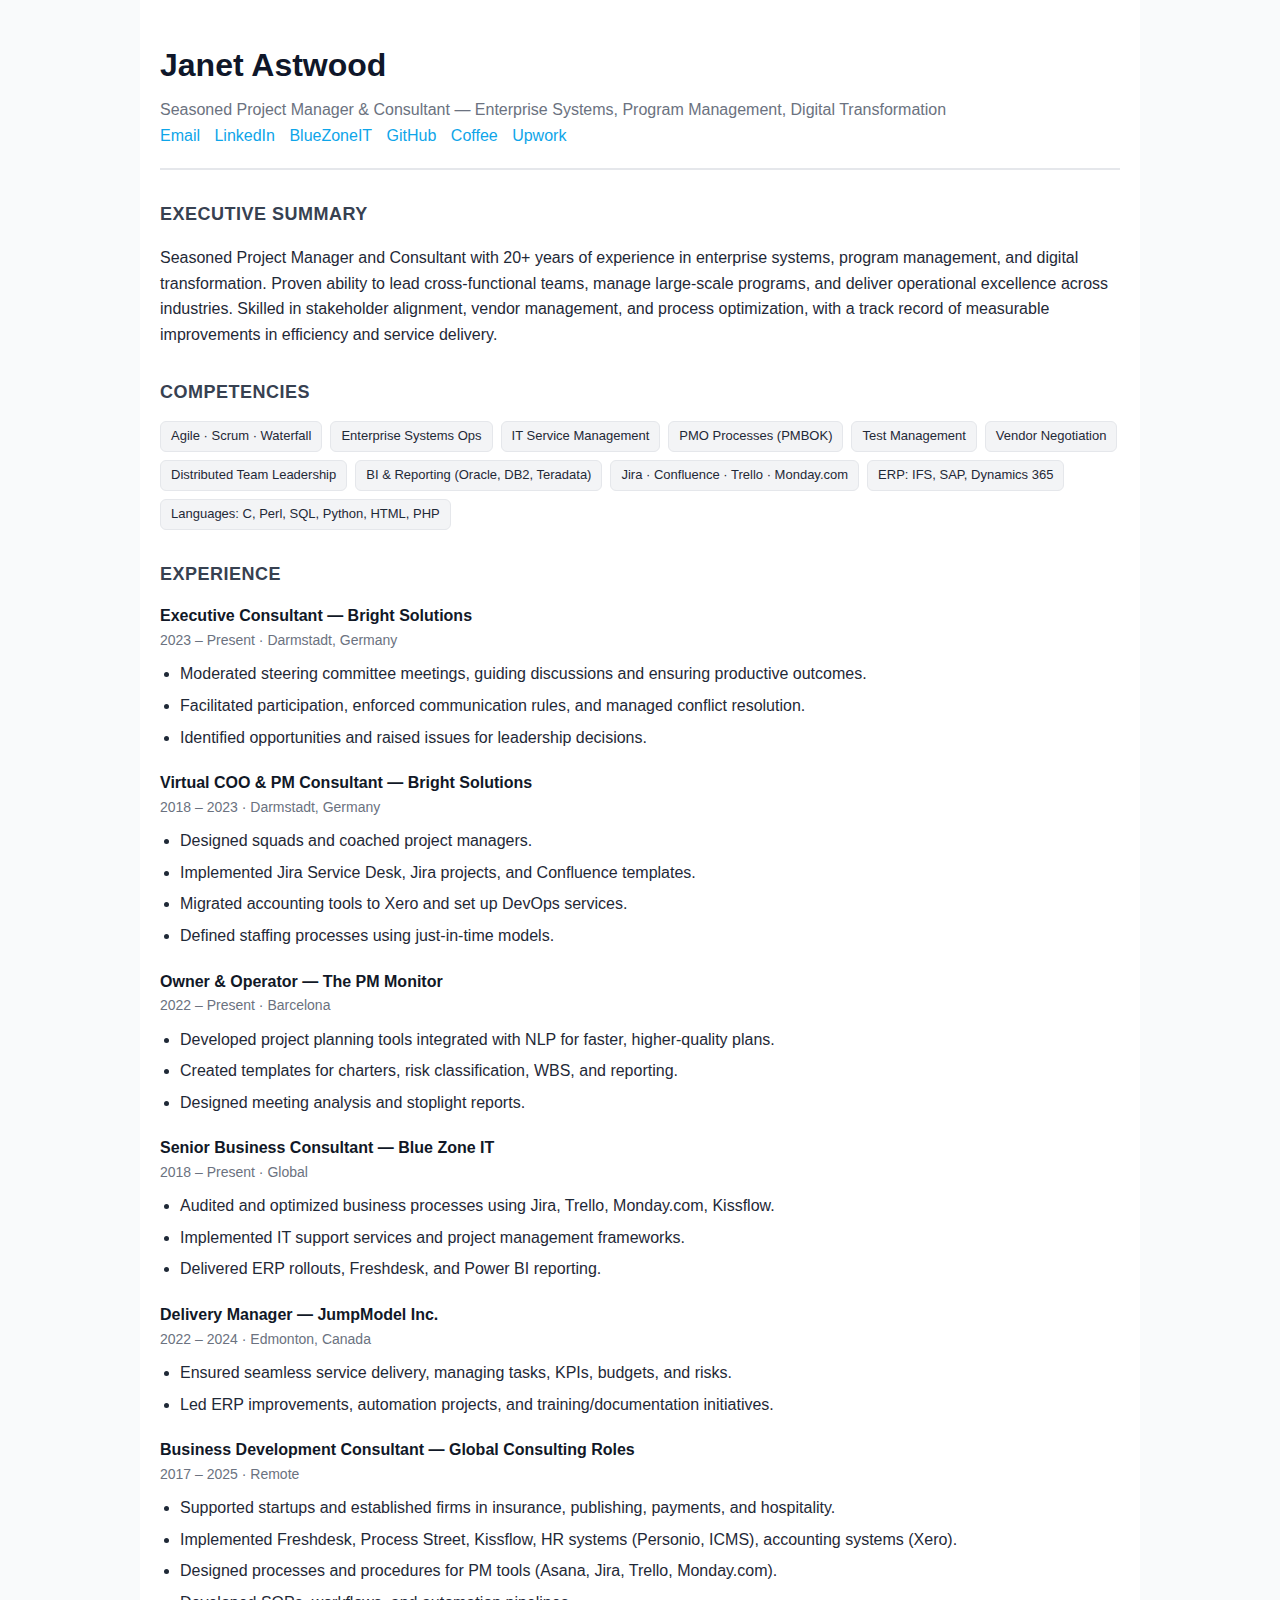
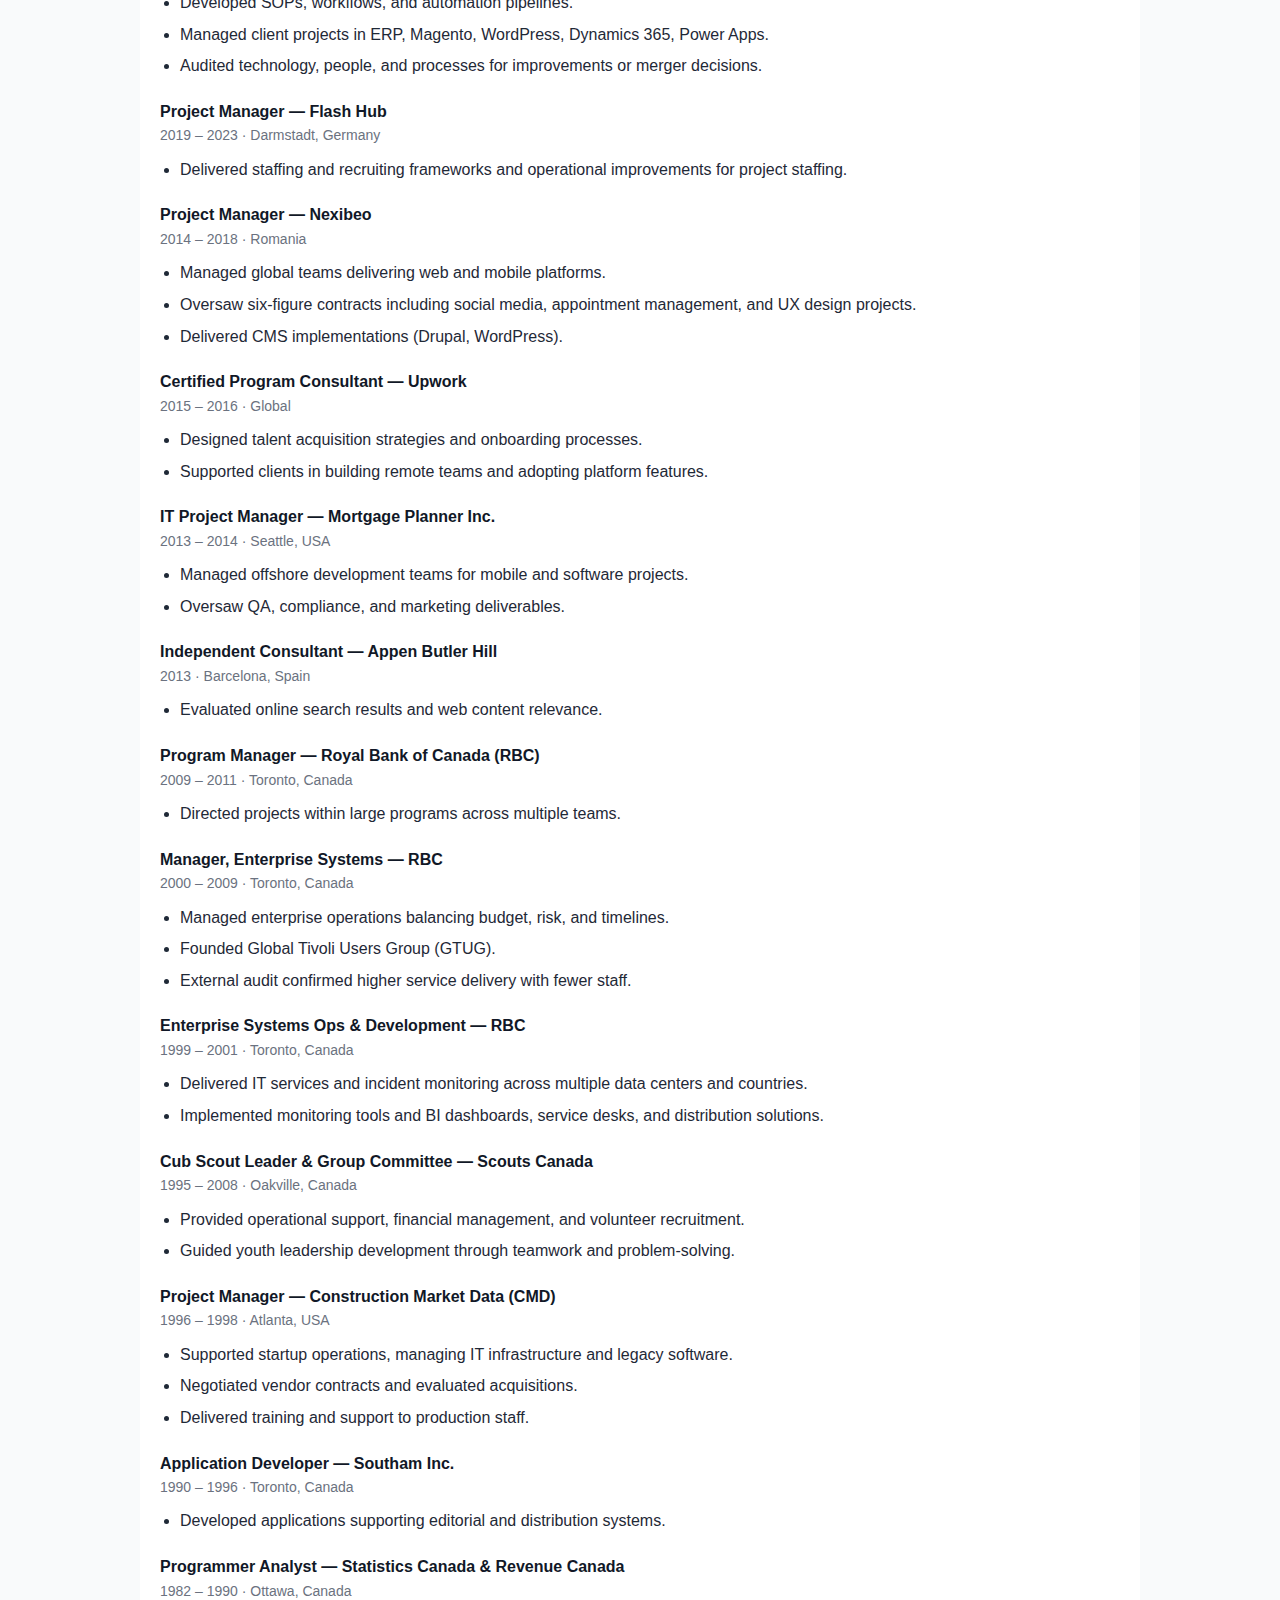
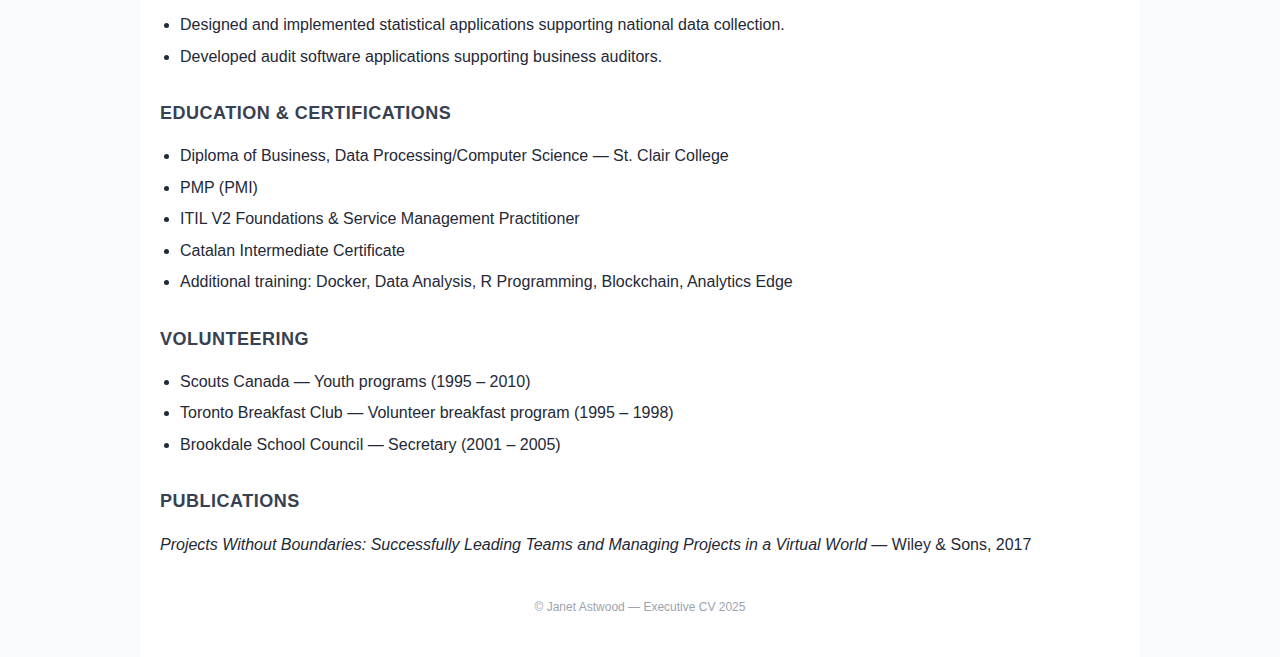
<file: JACV2025.html>
<!DOCTYPE html>
<html lang="en">
<head>
  <meta charset="UTF-8">
  <meta name="viewport" content="width=device-width, initial-scale=1">
  <title>Janet Astwood — Executive CV</title>
  <style>
    body {
      font-family: "Segoe UI", Roboto, Helvetica, Arial, sans-serif;
      margin: 0;
      background: #f9fafb;
      color: #1f2937;
      line-height: 1.6;
    }
    .container {
      max-width: 960px;
      margin: 0 auto;
      padding: 40px 20px;
      background: #fff;
    }
    header {
      border-bottom: 2px solid #e5e7eb;
      padding-bottom: 20px;
      margin-bottom: 30px;
    }
    header h1 {
      margin: 0;
      font-size: 32px;
      color: #0f172a;
    }
    header p {
      margin: 6px 0 0;
      color: #6b7280;
    }
    .contact a {
      color: #0ea5e9;
      text-decoration: none;
      margin-right: 10px;
    }
    h2 {
      font-size: 18px;
      margin-top: 30px;
      color: #374151;
      text-transform: uppercase;
      letter-spacing: 0.5px;
    }
    ul {
      margin: 10px 0 20px 20px;
      padding: 0;
    }
    ul li {
      margin-bottom: 6px;
    }
    .role {
      margin-bottom: 20px;
    }
    .role h3 {
      margin: 0;
      font-size: 16px;
      color: #111827;
    }
    .role .meta {
      font-size: 14px;
      color: #6b7280;
    }
    .chip-list {
      display: flex;
      flex-wrap: wrap;
      gap: 8px;
      margin-top: 10px;
    }
    .chip {
      background: #f3f4f6;
      border: 1px solid #e5e7eb;
      border-radius: 6px;
      padding: 4px 10px;
      font-size: 13px;
    }
    footer {
      text-align: center;
      font-size: 12px;
      color: #9ca3af;
      margin-top: 40px;
    }
  </style>
</head>
<body>
  <div class="container">
    <header>
      <h1>Janet Astwood</h1>
      <p>Seasoned Project Manager & Consultant — Enterprise Systems, Program Management, Digital Transformation</p>
      <div class="contact">
        <a href="mailto:jlastwood@gmail.com">Email</a>
        <a href="https://www.linkedin.com/in/janet-astwood-3bb5b39">LinkedIn</a>
        <a href="https://bluezoneit.com">BlueZoneIT</a>
        <a href="https://github.com/jlastwood">GitHub</a>
        <a href="https://buymeacoffee.com/thepmmonitor">Coffee</a>
        <a href="https://www.upwork.com/freelancers/~014b27088d2e859ce3">Upwork</a>
      </div>
    </header>

    <section>
      <h2>Executive Summary</h2>
      <p>Seasoned Project Manager and Consultant with 20+ years of experience in enterprise systems, program management, and digital transformation. Proven ability to lead cross-functional teams, manage large-scale programs, and deliver operational excellence across industries. Skilled in stakeholder alignment, vendor management, and process optimization, with a track record of measurable improvements in efficiency and service delivery.</p>
    </section>

    <section>
      <h2>Competencies</h2>
      <div class="chip-list">
        <span class="chip">Agile · Scrum · Waterfall</span>
        <span class="chip">Enterprise Systems Ops</span>
        <span class="chip">IT Service Management</span>
        <span class="chip">PMO Processes (PMBOK)</span>
        <span class="chip">Test Management</span>
        <span class="chip">Vendor Negotiation</span>
        <span class="chip">Distributed Team Leadership</span>
        <span class="chip">BI & Reporting (Oracle, DB2, Teradata)</span>
        <span class="chip">Jira · Confluence · Trello · Monday.com</span>
        <span class="chip">ERP: IFS, SAP, Dynamics 365</span>
        <span class="chip">Languages: C, Perl, SQL, Python, HTML, PHP</span>
      </div>
    </section>

    <section>
      <h2>Experience</h2>


  <div class="role">
    <h3>Executive Consultant — Bright Solutions</h3>
    <div class="meta">2023 – Present · Darmstadt, Germany</div>
    <ul>
      <li>Moderated steering committee meetings, guiding discussions and ensuring productive outcomes.</li>
      <li>Facilitated participation, enforced communication rules, and managed conflict resolution.</li>
      <li>Identified opportunities and raised issues for leadership decisions.</li>
    </ul>
  </div>

  <div class="role">
    <h3>Virtual COO & PM Consultant — Bright Solutions</h3>
    <div class="meta">2018 – 2023 · Darmstadt, Germany</div>
    <ul>
      <li>Designed squads and coached project managers.</li>
      <li>Implemented Jira Service Desk, Jira projects, and Confluence templates.</li>
      <li>Migrated accounting tools to Xero and set up DevOps services.</li>
      <li>Defined staffing processes using just-in-time models.</li>
    </ul>
  </div>

  <div class="role">
    <h3>Owner & Operator — The PM Monitor</h3>
    <div class="meta">2022 – Present · Barcelona</div>
    <ul>
      <li>Developed project planning tools integrated with NLP for faster, higher-quality plans.</li>
      <li>Created templates for charters, risk classification, WBS, and reporting.</li>
      <li>Designed meeting analysis and stoplight reports.</li>
    </ul>
  </div>

  <div class="role">
    <h3>Senior Business Consultant — Blue Zone IT</h3>
    <div class="meta">2018 – Present · Global</div>
    <ul>
      <li>Audited and optimized business processes using Jira, Trello, Monday.com, Kissflow.</li>
      <li>Implemented IT support services and project management frameworks.</li>
      <li>Delivered ERP rollouts, Freshdesk, and Power BI reporting.</li>
    </ul>
  </div>

  <div class="role">
    <h3>Delivery Manager — JumpModel Inc.</h3>
    <div class="meta">2022 – 2024 · Edmonton, Canada</div>
    <ul>
      <li>Ensured seamless service delivery, managing tasks, KPIs, budgets, and risks.</li>
      <li>Led ERP improvements, automation projects, and training/documentation initiatives.</li>
    </ul>
  </div>

  <div class="role">
    <h3>Business Development Consultant — Global Consulting Roles</h3>
    <div class="meta">2017 – 2025 · Remote</div>
    <ul>
      <li>Supported startups and established firms in insurance, publishing, payments, and hospitality.</li>
      <li>Implemented Freshdesk, Process Street, Kissflow, HR systems (Personio, ICMS), accounting systems (Xero).</li>
      <li>Designed processes and procedures for PM tools (Asana, Jira, Trello, Monday.com).</li>
      <li>Developed SOPs, workflows, and automation pipelines.</li>
      <li>Managed client projects in ERP, Magento, WordPress, Dynamics 365, Power Apps.</li>
      <li>Audited technology, people, and processes for improvements or merger decisions.</li>
    </ul>
  </div>

  <div class="role">
    <h3>Project Manager — Flash Hub</h3>
    <div class="meta">2019 – 2023 · Darmstadt, Germany</div>
    <ul>
      <li>Delivered staffing and recruiting frameworks and operational improvements for project staffing.</li>
    </ul>
  </div>

  <div class="role">
    <h3>Project Manager — Nexibeo</h3>
    <div class="meta">2014 – 2018 · Romania</div>
    <ul>
      <li>Managed global teams delivering web and mobile platforms.</li>
      <li>Oversaw six-figure contracts including social media, appointment management, and UX design projects.</li>
      <li>Delivered CMS implementations (Drupal, WordPress).</li>
    </ul>
  </div>

  <div class="role">
    <h3>Certified Program Consultant — Upwork</h3>
    <div class="meta">2015 – 2016 · Global</div>
    <ul>
      <li>Designed talent acquisition strategies and onboarding processes.</li>
      <li>Supported clients in building remote teams and adopting platform features.</li>
    </ul>
  </div>

  <div class="role">
    <h3>IT Project Manager — Mortgage Planner Inc.</h3>
    <div class="meta">2013 – 2014 · Seattle, USA</div>
    <ul>
      <li>Managed offshore development teams for mobile and software projects.</li>
      <li>Oversaw QA, compliance, and marketing deliverables.</li>
    </ul>
  </div>

  <div class="role">
    <h3>Independent Consultant — Appen Butler Hill</h3>
    <div class="meta">2013 · Barcelona, Spain</div>
    <ul>
      <li>Evaluated online search results and web content relevance.</li>
    </ul>
  </div>

  <div class="role">
    <h3>Program Manager — Royal Bank of Canada (RBC)</h3>
    <div class="meta">2009 – 2011 · Toronto, Canada</div>
    <ul>
      <li>Directed projects within large programs across multiple teams.</li>
    </ul>
  </div>

  <div class="role">
    <h3>Manager, Enterprise Systems — RBC</h3>
    <div class="meta">2000 – 2009 · Toronto, Canada</div>
    <ul>
      <li>Managed enterprise operations balancing budget, risk, and timelines.</li>
      <li>Founded Global Tivoli Users Group (GTUG).</li>
      <li>External audit confirmed higher service delivery with fewer staff.</li>
    </ul>
  </div>

  <div class="role">
    <h3>Enterprise Systems Ops & Development — RBC</h3>
    <div class="meta">1999 – 2001 · Toronto, Canada</div>
    <ul>
      <li>Delivered IT services and incident monitoring across multiple data centers and countries.</li>
      <li>Implemented monitoring tools and BI dashboards, service desks, and distribution solutions.</li>
    </ul>
  </div>

  <div class="role">
    <h3>Cub Scout Leader & Group Committee — Scouts Canada</h3>
    <div class="meta">1995 – 2008 · Oakville, Canada</div>
    <ul>
      <li>Provided operational support, financial management, and volunteer recruitment.</li>
      <li>Guided youth leadership development through teamwork and problem-solving.</li>
    </ul>
  </div>

  <div class="role">
    <h3>Project Manager — Construction Market Data (CMD)</h3>
    <div class="meta">1996 – 1998 · Atlanta, USA</div>
    <ul>
      <li>Supported startup operations, managing IT infrastructure and legacy software.</li>
      <li>Negotiated vendor contracts and evaluated acquisitions.</li>
      <li>Delivered training and support to production staff.</li>
    </ul>
  </div>

  <div class="role">
    <h3>Application Developer — Southam Inc.</h3>
    <div class="meta">1990 – 1996 · Toronto, Canada</div>
    <ul>
      <li>Developed applications supporting editorial and distribution systems.</li>
    </ul>
  </div>

  <div class="role">
    <h3>Programmer Analyst — Statistics Canada & Revenue Canada</h3>
    <div class="meta">1982 – 1990 · Ottawa, Canada</div>
    <ul>
      <li>Designed and implemented statistical applications supporting national data collection.</li>
      <li>Developed audit software applications supporting business auditors.</li>
    </ul>
  </div>
</section>

 

    <section>
      <h2>Education & Certifications</h2>
      <ul>
        <li>Diploma of Business, Data Processing/Computer Science — St. Clair College</li>
        <li>PMP (PMI)</li>
        <li>ITIL V2 Foundations & Service Management Practitioner</li>
        <li>Catalan Intermediate Certificate</li>
        <li>Additional training: Docker, Data Analysis, R Programming, Blockchain, Analytics Edge</li>
      </ul>
    </section>

    <section>
      <h2>Volunteering</h2>
      <ul>
        <li>Scouts Canada — Youth programs (1995 – 2010)</li>
        <li>Toronto Breakfast Club — Volunteer breakfast program (1995 – 1998)</li>
        <li>Brookdale School Council — Secretary (2001 – 2005)</li>
      </ul>
    </section>

    <section>
      <h2>Publications</h2>
      <p><em>Projects Without Boundaries: Successfully Leading Teams and Managing Projects in a Virtual World</em> — Wiley & Sons, 2017</p>
    </section>

    <footer>
      © Janet Astwood — Executive CV 2025
    </footer>
  </div>
</body>
</html>
</file>
